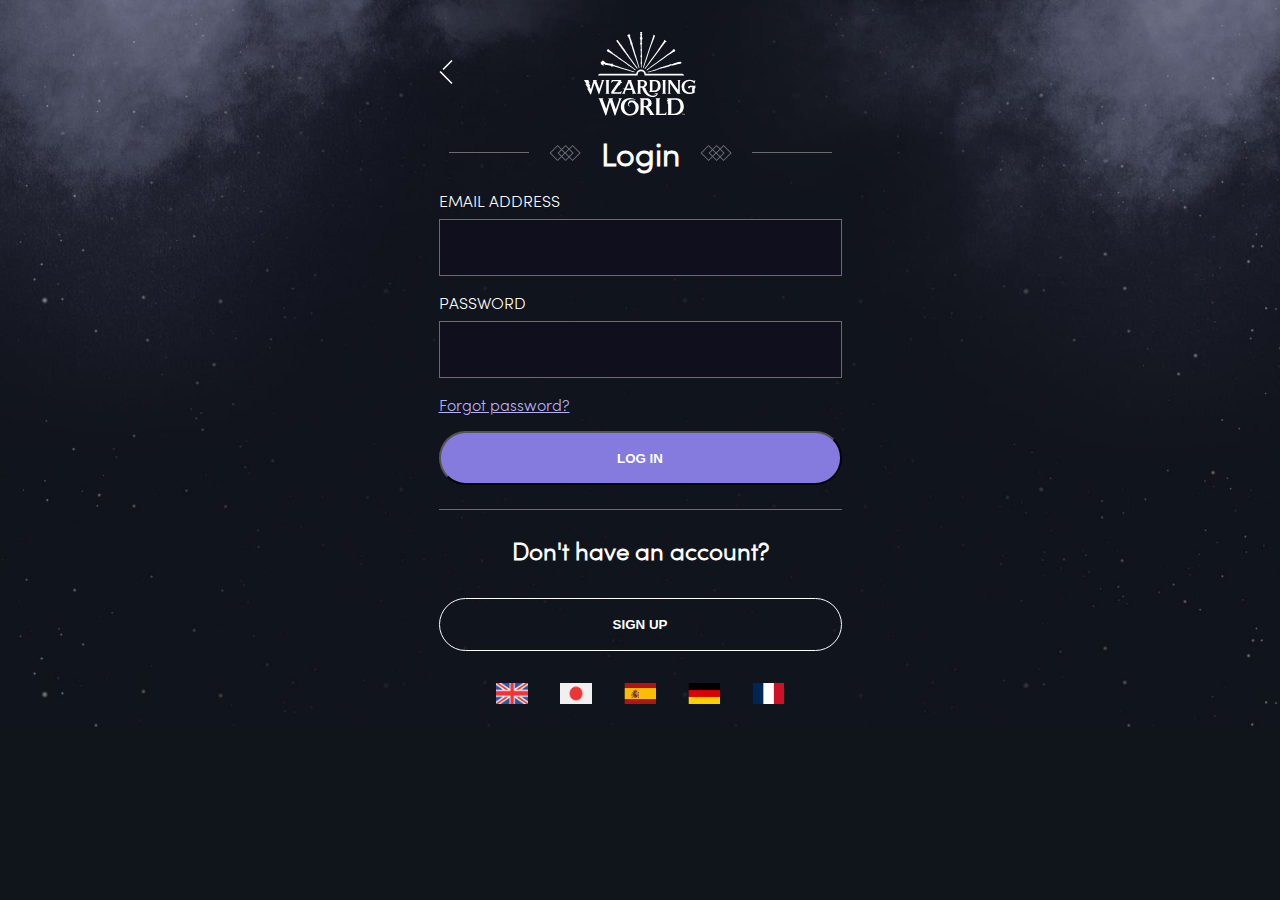
<file: Kiran_Raveendran/login.html>
<!DOCTYPE html>
<html lang="en">
  <head>
    <meta charset="UTF-8" />
    <meta name="viewport" content="width=device-width, initial-scale=1.0" />
    <title>Login</title>
    <link rel="stylesheet" href="login_css.css" />
  </head>
  <body>
    <!-- <div class="logo_back_Icon">
      <div class="back_button">
        <button class="back_icon">
          <a href=""><img src="images/back-24px-13px.svg" alt="" /></a>
        </button>
      </div>
      <div class="logo">
        <svg
          id="wizarding_world_logo"
          xmlns="http://www.w3.org/2000/svg"
          viewBox="0 0 899.88 673.44"
          aria-labelledby="wizarding_world_logo_title_header"
        >
          <title id="wizarding_world_logo_title_header">
            Wizarding World Logo
          </title>
          <defs>
            <style>
              .cls-1 {
                fill: #fff;
              }
            </style>
          </defs>
          <path
            class="cls-1"
            d="M930.64,535.44h-33.8l6.61,7v95.91l-6.68,7.17h33.87L924,638.34V542.53ZM701.57,488.78v0A27.08,27.08,0,0,1,728.43,465h0A27.07,27.07,0,0,1,755.3,488.8v0a88.43,88.43,0,0,1,.63,9.68h318.57v-3.33L1061.63,486s-291,.05-293.77,0c-3.09-19-19.58-33.88-39.39-33.88h-.05c-19.81,0-36.3,14.92-39.38,33.88-2.79.05-293.77,0-293.77,0l-12.9,9.12v3.33H700.94A88.43,88.43,0,0,1,701.57,488.78Zm344.81,46.66h-26.6l6.66,7.08c0,5,0,74.07,0,74.07l-57.85-81.15H942.1l6.61,7.08s0,95.79,0,95.81l-6.64,7.19h26.32l-6.64-7.21V562l59.33,83.53h25.29l-6.67-7.17V542.53Zm-50-134.79-5.56,1.79c-6.45,2.09-13.12,4.24-19.72,6.15a22.25,22.25,0,0,1-6.78.44h-.61a5.39,5.39,0,0,1-1.91-.68c-.39-.19-.78-.38-1.17-.53l-1-.37-1.36,2.14.7.7.33.31a3.57,3.57,0,0,1,.43.44c.18.24.34.49.51.74a4.85,4.85,0,0,1-.83.36c-.7.22-1.41.41-2.12.59a29.7,29.7,0,0,0-3,.9c-1.89.7-3.75,1.45-5.62,2.21-1.71.69-3.43,1.38-5.15,2-1.92.73-4.06,1.43-6.54,2.15q-9.71,2.81-19.43,5.53c-.88.24-1.77.45-2.67.66l-1.81.43-2.75.72c-1.67.45-3.34.89-5,1.27a90.86,90.86,0,0,0-9.51,2.8c-1.85.63-3.76,1.27-5.81,1.87a113.22,113.22,0,0,0-12.25,4.65l-2.16.91c-3.71,1.56-7.44,3.22-11.05,4.81q-3.53,1.57-7.06,3.11a95.56,95.56,0,0,1-9.85,3.38c-2.65.8-5.38,1.63-7.86,2.57-4.91,1.87-10,3.42-15.16,5-2.72.82-5.3,2-8,2.75-1.88.5-3.73,1.15-5.6,1.68-3.56,1-7.28,2.12-10.44,3.09-1,.33-2.15.83-3.19,1.17-1.81.6-3.22,1-4.91,1.44s-3.48,1-5.38,1.46-1,.2-2.73.67-2.91.94-2.69,2.42c.16.67.77,1.29,2.9,1.29.06,0,3.85-.24,6.19-.67,5.65-1,10.87-2.49,16.89-3.76,2.48-.52,5.91-2.51,8.24-3s4.35-.89,6.8-1.44c1.94-.43,4.45-1.13,6.39-1.54,3.19-.68,5.74-2.28,8.55-3,4.39-1.12,8.77-1.48,12.38-3.65,3.44-2.07,7.13-2.31,11.08-3.66,1-.35,2-.76,3-1.17l1.4-.58c1.52-.61,3-1.29,4.5-2a50.54,50.54,0,0,1,9.53-3.59c1.54-.36,3-.84,4.51-1.31a30.25,30.25,0,0,1,7.61-1.75,19,19,0,0,0,2.68-.41l.47-.1a99.43,99.43,0,0,0,9.69-2.56c2.94-.89,6-1.81,9.28-2.48l3.91-.77c4-.8,8.19-1.62,12.27-2.57,2.31-.55,4.61-1.26,6.83-2,1.24-.38,2.47-.77,3.72-1.13.73-.21,1.47-.38,2.22-.56a31.4,31.4,0,0,0,3.67-1c4-1.47,7.86-3.08,11.46-4.6l.45-.18c1.29-.53,2.77-1.13,3.42-2.33.76-1.38,1.78-1.53,3.65-1.69s3.72-.32,5.59-.47c5.21-.43,10.61-.87,15.9-1.52A76.74,76.74,0,0,0,999,415.62c3.09-.9,6.18-1.94,9.18-2.95,3.72-1.25,7.57-2.54,11.41-3.57,5-1.35,15.81-3.74,20.79-4.85,3-.67,6-1.34,9-2.06,1.86-.45,4.4-1.86,4.22-3.59a4,4,0,0,0-1.45-2.78c-1.36-1-2-2.35-1.94-4.49a3.43,3.43,0,0,0-2.54-3l-.67-.08a16.39,16.39,0,0,0-6.2.08c-2.46.68-10.7,2.42-13.19,2.89a65.84,65.84,0,0,0-11.46,2.93c-4.69,1.82-9.6,3.34-14.35,4.81C1000,399.51,998.18,400.07,996.37,400.65Zm-129-111a3.45,3.45,0,0,0,.52.73c-32.55,44.52-107.29,148.89-108.51,150.46s-2.95,4.44-.83,5.72,4.76-2.38,4.76-2.38c26.58-33.61,95.93-127,111.91-148.54a3.53,3.53,0,0,0,.84.25h0a3.61,3.61,0,0,0,1.9-.18,3.43,3.43,0,0,0,2.11-2.81l.45-4.27a1.35,1.35,0,0,1,.56-.95l2.78-1.92a1.07,1.07,0,0,0,.3-.3l39.83-53.15a6.52,6.52,0,0,1,4.19-2.54l2.06-.33a3.56,3.56,0,0,0,2.69-2.1h0a2.34,2.34,0,0,0-.79-2.84l-15.67-11.25a2.35,2.35,0,0,0-2.94.16,3.55,3.55,0,0,0-1.13,3.22l.35,2.06a6.52,6.52,0,0,1-1.07,4.79l-37,55.15a1.46,1.46,0,0,0-.18.38l-.94,3.25a1.29,1.29,0,0,1-.72.83l-3.9,1.8a3.4,3.4,0,0,0-2,2.89,3.53,3.53,0,0,0,.43,1.85Zm-130,308s7.13,27.35,25.28,49.14c12.63,15.16,31.81,26,57.74,26,39,0,43.13-31.52,43.13-31.52H840.46l-6.2,12.1,13.17-7.54,4.54,4.64c-1.81,4.08-10.09,11.77-26.57,11.77-22.48,0-35.24-11.68-43.32-23.55-12.64-18.56-19-40.83-19-40.83l-8.13-2.83h0s22-8.22,22-30.54c0-10.91-6.74-20.83-17.59-25.89a32.86,32.86,0,0,0-14.1-3.24H695.88l6.61,7.07v95.8l-6.7,7.21h33.87L723,638.35s0-40.64,0-40.64ZM723,546.51h15.29c14.24,0,18.05,12.4,18.05,18.79,0,10.37-8.11,21.4-18.2,21.4H723ZM745.68,439a4.18,4.18,0,0,0,.59.35,2.46,2.46,0,0,0,2.09,0c1.18-.51,2.12-1.85,2.77-4,.93-3,2.2-7.37,3.55-12,1.08-3.69,2.22-7.58,3.29-11.18,2.94-9.83,11.62-33.26,16.28-45.85,1.7-4.57,2.82-7.58,3-8.14s.33-1.21.47-1.78a51.64,51.64,0,0,1,1.83-6.13c.29-.83.7-2,1.21-3.45,2.84-8.12,8.77-25,11.62-35.58a23.06,23.06,0,0,1,1.1-3.12,22.51,22.51,0,0,0,1.18-3.46,23.09,23.09,0,0,1,.84-2.87,31,31,0,0,0,1.22-4.41,10.4,10.4,0,0,1,.73-2c.56-1.33,1.42-3.35,2.65-6.88,1.43-4.09,5-14.74,7.36-21.78,1.25-3.73,2.18-6.5,2.3-6.83s.54-1.3,1.16-2.71c1-2.21,2.44-5.53,4.3-10,3.21-7.73,9.23-23.14,13.51-34.37,1.51-4,3-7.62,4.33-11,2.63-6.55,4.91-12.21,6.1-16.81,1.87-7.2-4-12.91-6.84-13.66s-3.41.72-3.94,1.9l-.12.26c-2.24,4.84-4.2,13.17-5.78,19.86-1,4.22-1.86,7.86-2.58,9.88-5.91,16.46-8.23,23.91-10.93,32.54-1,3.3-2.1,6.74-3.45,10.9-2.1,6.52-6.23,18.83-10.59,31.87-5.6,16.72-11.39,34-13.44,40.62-2.26,7.31-12.29,37.74-19.62,60-4.5,13.66-8.06,24.46-8.55,26.06-1.32,4.24-6.8,22.64-8,27.23C744.43,435.71,744,437.8,745.68,439Zm27.39,18.55h0a2.52,2.52,0,0,0,3.63.74c20.1-14.45,170.22-121.09,179.12-127.48a3.51,3.51,0,0,0,2.89-.57,3.82,3.82,0,0,0,1.4-1.74c1.27-.68,4.72-2.53,7.09-3.77S987,312.66,990.41,311c8.31-2.85,16.14-8.34,11.45-17.86-2.21-4.5-7.75-6.39-12.33-5-7.16,2.17-6.72,9.7-6.71,10.57-1.77.76-3.72.26-4.83.29a.71.71,0,0,0-.63.44,5.4,5.4,0,0,0-.23.86,3.78,3.78,0,0,1-1.3,2.14L954,320.46a4.34,4.34,0,0,0-2.45.9,5.12,5.12,0,0,0-1.32,2.17c-6.9,5-158,116.8-176.55,130.71A2.53,2.53,0,0,0,773.07,457.58ZM620.45,184.7c.81.29,2.57,1.18,3.18,1.49l2.08,1.09.2.65a11.25,11.25,0,0,0,1.07,3.26,41.31,41.31,0,0,1,1.42,4.69,2.67,2.67,0,0,0,.25.58l3,5.17.59,1.86.41.25a3.29,3.29,0,0,1,.31.27,2,2,0,0,0-.49,1.35c0,1.41,1.25,3,2.28,4.06a62,62,0,0,1,2.83,8.54c-.15.51-.27,1.73.54,5.07a33.79,33.79,0,0,1,1,3.95,48,48,0,0,0,1.59,5.9l1.15,3.68a24.16,24.16,0,0,1,.82,3.28c.05.45.2,2.21.64,8.09a2.43,2.43,0,0,0,.78,1.62l2.11,1.95a18.12,18.12,0,0,1,1.36,1.54,6.73,6.73,0,0,0,1.53,1.4l5.7,17.05c3.45,11.25,7.48,24.31,11.63,37,1.27,3.87,2.52,7.78,3.77,11.7,4.23,13.28,8.6,27,14.13,39.72l25.52,76.37a3.06,3.06,0,0,0,3.79,1.94,1.66,1.66,0,0,0,.62-.32,3.07,3.07,0,0,0,1.13-3.35l-21.54-72a58.16,58.16,0,0,0-2.84-9.8l-.46-1.1-.41-1.33a30.25,30.25,0,0,0-1.6-9.58c-1.48-3.92-3.17-7.75-4.64-11l-1.64-5.41c-2.22-9.19-5-18.85-8.53-29.51-1-3.05-1.83-5.35-2.64-7.36l-11.6-38.26a2.47,2.47,0,0,0,1.65-3.1l-3-9.76a2.51,2.51,0,0,0-.69-1.08l-1.83-1.63-.32-1,0-1.28a2.38,2.38,0,0,0-.18-.88l-4.52-10.89.65-2a2.46,2.46,0,0,0,.07-1.67l-.56-1.77a2.37,2.37,0,0,0-1-1.3l-1.76-1.61-.15-.09-1.27-3.37-1.91-7.59L639.77,187c1.35-4.81,1.11-5.59,1-6a9.89,9.89,0,0,1,.06-1.82,12.47,12.47,0,0,0,.07-2.24c-.06-.54-.1-2-.11-4a2.45,2.45,0,0,0-1.77-2.34l-2.27-.66-2.34-.88-1.92-.51a2.51,2.51,0,0,0-1.36,0l-2.3.73c-2.24.08-3.41.74-3.45,1.84a9,9,0,0,1-1.21,1.76l-2.5.78-.27.11c-.55.32-2.37,1.48-2.61,3a25.09,25.09,0,0,0,.11,4.37C618.65,182.64,619,184.2,620.45,184.7ZM464.41,310a15.29,15.29,0,0,1,7.32,3.41c2.06,1.85,7,3.65,9,5.2s6.21,4.27,8.15,4.81a9.76,9.76,0,0,1,5.05,3.26c1,1.42,4.24,1.7,4.24,1.7a26.27,26.27,0,0,0,2.83,2.54c1.06.71,7.41,3.85,9.58,6s9,5.45,13.87,9.45a64.49,64.49,0,0,0,10.42,7.27c2.56,1.34,6.86,4.79,9.32,6.84s6.35,4.28,8.8,6.48,7.67,5.18,11.65,7.71,9,6.8,12.24,8.81,10.24,6.38,12.85,8.45,11.4,8.55,15.8,11.28a124.22,124.22,0,0,1,13.14,9.5c3.9,3.24,15.59,10.68,26,17.66s33.13,22.92,36.18,24.9,4.67.61,4.91-.07.66-1.79-1.64-4-14.3-10.66-19.43-14.35-19.63-15-23.43-17.76-29.19-21.1-35-25.31-13.7-9.72-17.91-12.72-9.89-6.91-14.81-10-8-6.81-14.93-11.32-9.74-8-15.78-11.42-8.42-6-11.52-8.71-8.25-4.46-10.88-7.53-7.79-4.85-7.79-4.85c-.52-1.51-5.62-4.34-6.95-5.23s-12.12-12-16.92-15.76S480,301,478.13,299.7s-3-4-8.07-9.15c-4.45-4.55-11.61-1.76-14.42,1.74s-2.74,6.69-1.18,11.21S461.47,309.32,464.41,310Zm69.75-81.81.59,2.92a2.92,2.92,0,0,0,1.69,2.09l2.81,1.21,12,16.37,0,1.46c0,.1,0,.21,0,.32a2.73,2.73,0,0,0,.1,1.31,14.68,14.68,0,0,0,1.88,3,3,3,0,0,0,.7.58l3,1.54,5.75,7.74,1.34,2.37.26.36,2,2.16,3.85,5.19-.07,1.36a3.27,3.27,0,0,0,.59,2.08c.54.77,1.37,1.81,2,2.53a3.25,3.25,0,0,0,1.82,1l1,.2L578,287.3l-.37,1.32,0,.09a11.25,11.25,0,0,0,2.06,3.07l.09.06h1.45l3.85,5.21-.27,2.67,0,.07a10.33,10.33,0,0,0,3.12,3.63l2,.21,3.8,5.12a4.8,4.8,0,0,0,.15,1,7.47,7.47,0,0,0,1.5,2.8,11.54,11.54,0,0,0,3.12,2.65l3.16,4.21a5.85,5.85,0,0,0,2.34,3.69,1.32,1.32,0,0,0,.58.21l14,18.71,11,14.57a19.5,19.5,0,0,0,5.82,7.73c9.72,12.92,57.89,76.73,59.38,78.57a4,4,0,0,0,3,1.77,2.62,2.62,0,0,0,1.85-.78,3.78,3.78,0,0,0,0-5.1c-.59-.77-43.86-61-71.4-99.74a21.76,21.76,0,0,0-2-3.67,62.37,62.37,0,0,0-7.93-10L613,318a1,1,0,0,0-.08-.37A20.82,20.82,0,0,0,610,313.4l-.37-.45a13.7,13.7,0,0,0-2.53-4.81,26,26,0,0,0-2.36-3.55h0L596.4,293l.46-1.94V291c-.09-1.09-2.29-4.42-3.38-4.83l-.08,0-1.76.2-2.18-2.92.43-1.54v-.07a2.88,2.88,0,0,0-.38-1.18,24.34,24.34,0,0,0-1.41-2.12,2.77,2.77,0,0,0-1.69-1.06l-1.3-.12-4.44-6.34.09-2.46,0-.06a28,28,0,0,0-2.68-4l-2.67-.89-3.44-4.82v0c.38-.84,1-2.12.52-2.9-.68-1.2-1.69-2.95-2.49-4.31-.65-1.11-1.85-1.69-3.65-1.77l-.85,0-13.54-18.94-.45-1.79A3.54,3.54,0,0,0,550.2,227l-2.88-2.16-6.76-10.06a2.56,2.56,0,0,0-3.59-.58l-6.32,4.66a2.56,2.56,0,0,0-.53,3.55ZM408.35,409.61a10.28,10.28,0,0,0,1.35,1.65c1,1.13,4.81,3.38,6.07,4a11.75,11.75,0,0,0,4.34,1.79,23.49,23.49,0,0,1,2.79,1,20.34,20.34,0,0,0,4.52,1.41c.24,0,.5.06.78.1,1.42.21,3.38.5,4.76-.61.54-.43,1.76-2.12,1.72-2.78s-2.54.54-5.21-2.11c-.55-.54-3.41-3-3.48-3.62s1.81-4.3,2.38-4.35a13.8,13.8,0,0,1,2.75.8,19.36,19.36,0,0,1,7.33,4.26,18.52,18.52,0,0,0,11.83,4.76c19.29-1.53,39,9.12,40.81,10.91,2.8,2.78,5.11,2.08,5.37,2l.26-.09.2-.2c3.95-3.81,10.81-2.54,10.84-2.54l46.75,13.45a82.68,82.68,0,0,0,11.92,3.43l105.09,30.72a2.76,2.76,0,0,0,.85.11,2.88,2.88,0,0,0,2.58-4,2.9,2.9,0,0,0-1.76-1.6c-6.59-2.11-29.48-10-58-19.18a81.18,81.18,0,0,0-10.9-4.36,77.24,77.24,0,0,0-9.86-2.33c-55.34-17.86-86.38-28.05-89.79-29.45-2.78-1.15-3-2-3-2.08-.07-.57,1.2-1.51,1.75-1.91s1.29-1,1.23-1.79l-.1-.77-.63-.33c-1.36-.72-7-1-14.79-.82-10.29.3-45.47-4.42-52-13.47a31.52,31.52,0,0,0-4.76-5.27,27.24,27.24,0,0,1-3.66-3.78c-4-5.16-11.7-7-14,1-1.77,6.13-9.5,6.27-11.06,12.55-.69,2.76,1.91,4.41,3.12,6.76C407.32,405.05,406.73,407.66,408.35,409.61ZM720,207.3c.16,2,2.12,3.21,3.33,3.8l.58,23.89-2.56,2.43a3.89,3.89,0,0,0-1.29,2.79c0,.68,0,1.43.05,2.2a17.54,17.54,0,0,0,4.28,10.36c.12.14.23.27.31.38l.19,4.16a111.42,111.42,0,0,0,.77,17.9l.48,11c-2.83,4.07-3.83,7.64-3,10.61a7.26,7.26,0,0,0,3.13,4.12v.69a72.88,72.88,0,0,0,0,18.19l0,16.16a12.16,12.16,0,0,0-2.82,9.24c.17,3,.9,5.17,2.15,6.31.24,2.3.61,4.57,1,6.76l.23,1.38-.53,31.19c-3.37,8.51-.7,13.69.66,15.58.27,5.82.76,27.28.77,27.49,0,.6.43,2.64,2.27,2.64a2.84,2.84,0,0,0,2.91-3c.42-7.64,1.28-22.64,1.09-27.11,1.37-1.88,4.07-7.06.69-15.62l-.07-4.27a50.53,50.53,0,0,0-.11-7.09l-.13-8.43a57.75,57.75,0,0,0-.1-6.32L734,358c.21-1.92.36-3.87.45-5.81,1.25-.94,2.13-2.91,2.62-5.92a12.31,12.31,0,0,0-2.5-10.3l0-2.08a23.2,23.2,0,0,0,0-4.87l-.5-28.18a8.15,8.15,0,0,0,2.93-4.71c.63-3.05-.44-6.5-3.18-10.27l.16-32.73a20.55,20.55,0,0,0,4.63-12.92,4,4,0,0,0-1.29-2.78L734.72,235v-.23c.26-3.66.35-7.39.28-11.36l.3-12.3c1.24-.58,3.25-1.83,3.41-3.8.08-.88.45-3.64,1-7.56a6.15,6.15,0,0,0-4.14-6.8l-.84-15.21a9.11,9.11,0,0,0,3.47-8.14,8.12,8.12,0,0,0-4.71-6.31l4.1-6.81v-.33c0-.49.12-4.78-2.68-5.49a23.9,23.9,0,0,0-5.93-.77h-.76a13.34,13.34,0,0,0-3.45.46l-.17,0-1,.26c-2.77.71-2.67,5-2.65,5.49v.33l4.1,6.81a8.14,8.14,0,0,0-4.71,6.31,9.13,9.13,0,0,0,3.46,8.14l-.83,15.2a6.09,6.09,0,0,0-4.07,6.81C719.53,203.72,719.89,206.41,720,207.3ZM704.2,729.1,674.12,701l-37.72-.5s-12,16.34-14,26.44c-2.06,10.5,5.24,23.92,22.55,20.46,0,0-9.91.23-13.88-8.09-2.23-5.41-2.9-12.94,5.21-19.67,13.62-11.31,29.28-3.45,36,4.65,6.5,7.85,14.4,24.84,10.76,43.65-5.31,27.42-23.48,41.81-43.31,41.81-23.46,0-46.53-23.57-46.53-59.06,0-12.62,3.45-28,12.43-39.94,22.62-30.14,68.42-21.26,81.76-16.31a88.49,88.49,0,0,0-47.66-13.84c-44.53-.25-73.78,31.63-73.78,70.09,0,44,34,70.8,73.78,70.8,26.49,0,48.71-12.3,60.21-30.31,7.7-12.08,12.72-31.25,8.59-48.32A118.32,118.32,0,0,0,704.2,729.1Zm88.94,27.16-8.21-2.89L811,741.59h0l-4.56-3.42c.31-.47,12.28-14,12.28-14l-6.91.25c4.6-25.39-16.81-42-37.48-42h-57l6.77,7.32v120.5l-6.84,7.32h39.29l-6.77-7.32V755.46h14.35l38.17,54.73-6.79,7.32H837.7l-6.76-7.32Zm-28.7-12.06H749.86V693.87h14.42c14.32,0,22.1,13.32,22.1,23.65C786.38,730.49,778.89,744.2,764.44,744.2Zm106.83,62.09,5.3-5.63v-111l6.93-7.3H843.89l6.74,7.3V810.23l-6.8,7.28H930l2.91-26.93-12.77,15.71Zm298.61-223.9h-38.75c-10.55,0-21.2.73-25.05,9.65-.38.88-1,3.11-1,3.11L1116.44,606l5.13-12.42h22.17l-5.37,5.72v34c-5,2.09-13.4,3.57-20.38,3.57-20.37,0-42.36-17.63-42.36-46.12,0-22.74,14.85-46.91,42.36-46.91,13,0,24,5.36,28.79,9.75a73.49,73.49,0,0,1,9.91,12.16l8.78-29-12.69,4.64s-17.58-8.69-34.5-8.69c-38,0-64.5,23.87-64.5,58a59.81,59.81,0,0,0,16.14,41.55c12.9,13.83,31.39,15.7,47.78,15.7a98.91,98.91,0,0,0,41.45-9.69V605.87l9.79-11.44-8.94-1.51Zm-156.31,100H936.08l11.15,12.84-13.5-1.08,12.76,24.7-8.63-3.61,8.2,17.14v77.83l-6.85,7.32h69.15c22.6,0,63.78-19.22,63.78-68.87C1072.14,709.12,1048.06,682.37,1013.57,682.37ZM995.84,806.29H966.59l5.26-5.6V693.59h34.29c25.92,0,39,27.84,39,55.66C1045.1,782.71,1022.05,806.29,995.84,806.29ZM394.57,644.94l34.08-102.38,6.77-7.12H407.73l6.66,7.12-21.34,63.21-24.47-63.25,6.78-7.1-36.33,0,6.69,7.08-20.3,68.14-11.87-27.6,8.76,3.62-16.18-30.84,10,4.21-11.57-24.61H270l20.3,35.1-11-4.65,25.51,39.47-10.68-4.44,28.52,53.33,5.47-7.67,26.25-84.91,34.71,90.94Zm174.28-94.79V535.44H492.26l-3.84,26.17,14.45-15.18h44.66l-58.39,83.8v15.29h79.71l2.77-24.19s-12.47,13.2-12.57,13.21H511.31l36.09-52.67,15.52-10.33-5.59-3.19,20.21-12.94Zm121,95.37-6.65-7.17-34.88-95.81,6.58-7.1H618l6.49,7.07-27.48,62H584.44l8.84,8.44L582,638.35l-6.67,7.17h28.07l-6.67-7.17,10.05-22.85h53l-4.93,4.75,6.57,18.1-6.68,7.17Zm-78.09-41,20.41-46.35,16.94,46.35ZM885.85,581.9c0-22.45-10-46.46-43.35-46.46l-49.58,0,6.68,7v81.46L793.82,631h50.94C869.66,631,885.85,608.37,885.85,581.9ZM835.18,620H814.84l5.16-5.5v-68h16.79c22.53,0,26.85,22.32,26.85,35.28C863.64,599.22,855.92,620,835.18,620Zm-259.71,62.4H546.53l6.41,7.31L525.25,770.1l-27.46-80.59,7.4-7.14H464.46l6.56,7.31-22,77.83-29.3-77.83,6-7.31H385.55l7.18,7.31,50.52,133.56,7.23-7.73L479,711.81l38.09,111.51,6.8-7.32c9.35-27,43.39-126.28,43.41-126.32ZM475.66,535.44h-33.8l6.61,7v95.9l-6.68,7.17h33.87L469,638.34v-95.8Zm582,272.4h3.47v9.6h1.74v-9.6h3.47v-1.56h-8.68Zm16.42,7.9-3.81-9.46h-1.85v11.16h1.67v-7.73l.58,1.58,2.57,6.15h1.68l2.57-6.15.58-1.58v7.73h1.67V806.28h-1.85Z"
            transform="translate(-270 -149.88)"
          ></path>
        </svg>
      </div>
    </div>   -->

    <div class="login_page">
      <div class="logo_back_Icon">
        <div class="back_button">
          <button class="back_icon">
            <a href=""><img src="images/back-24px-13px.svg" alt="Back" /></a>
          </button>
        </div>
        <div class="logo">
          <svg
            id="wizarding_world_logo"
            xmlns="http://www.w3.org/2000/svg"
            viewBox="0 0 899.88 673.44"
            aria-labelledby="wizarding_world_logo_title_header"
          >
            <title id="wizarding_world_logo_title_header">
              Wizarding World Logo
            </title>
            <defs>
              <style>
                .cls-1 {
                  fill: #fff;
                }
              </style>
            </defs>
            <path
              class="cls-1"
              d="M930.64,535.44h-33.8l6.61,7v95.91l-6.68,7.17h33.87L924,638.34V542.53ZM701.57,488.78v0A27.08,27.08,0,0,1,728.43,465h0A27.07,27.07,0,0,1,755.3,488.8v0a88.43,88.43,0,0,1,.63,9.68h318.57v-3.33L1061.63,486s-291,.05-293.77,0c-3.09-19-19.58-33.88-39.39-33.88h-.05c-19.81,0-36.3,14.92-39.38,33.88-2.79.05-293.77,0-293.77,0l-12.9,9.12v3.33H700.94A88.43,88.43,0,0,1,701.57,488.78Zm344.81,46.66h-26.6l6.66,7.08c0,5,0,74.07,0,74.07l-57.85-81.15H942.1l6.61,7.08s0,95.79,0,95.81l-6.64,7.19h26.32l-6.64-7.21V562l59.33,83.53h25.29l-6.67-7.17V542.53Zm-50-134.79-5.56,1.79c-6.45,2.09-13.12,4.24-19.72,6.15a22.25,22.25,0,0,1-6.78.44h-.61a5.39,5.39,0,0,1-1.91-.68c-.39-.19-.78-.38-1.17-.53l-1-.37-1.36,2.14.7.7.33.31a3.57,3.57,0,0,1,.43.44c.18.24.34.49.51.74a4.85,4.85,0,0,1-.83.36c-.7.22-1.41.41-2.12.59a29.7,29.7,0,0,0-3,.9c-1.89.7-3.75,1.45-5.62,2.21-1.71.69-3.43,1.38-5.15,2-1.92.73-4.06,1.43-6.54,2.15q-9.71,2.81-19.43,5.53c-.88.24-1.77.45-2.67.66l-1.81.43-2.75.72c-1.67.45-3.34.89-5,1.27a90.86,90.86,0,0,0-9.51,2.8c-1.85.63-3.76,1.27-5.81,1.87a113.22,113.22,0,0,0-12.25,4.65l-2.16.91c-3.71,1.56-7.44,3.22-11.05,4.81q-3.53,1.57-7.06,3.11a95.56,95.56,0,0,1-9.85,3.38c-2.65.8-5.38,1.63-7.86,2.57-4.91,1.87-10,3.42-15.16,5-2.72.82-5.3,2-8,2.75-1.88.5-3.73,1.15-5.6,1.68-3.56,1-7.28,2.12-10.44,3.09-1,.33-2.15.83-3.19,1.17-1.81.6-3.22,1-4.91,1.44s-3.48,1-5.38,1.46-1,.2-2.73.67-2.91.94-2.69,2.42c.16.67.77,1.29,2.9,1.29.06,0,3.85-.24,6.19-.67,5.65-1,10.87-2.49,16.89-3.76,2.48-.52,5.91-2.51,8.24-3s4.35-.89,6.8-1.44c1.94-.43,4.45-1.13,6.39-1.54,3.19-.68,5.74-2.28,8.55-3,4.39-1.12,8.77-1.48,12.38-3.65,3.44-2.07,7.13-2.31,11.08-3.66,1-.35,2-.76,3-1.17l1.4-.58c1.52-.61,3-1.29,4.5-2a50.54,50.54,0,0,1,9.53-3.59c1.54-.36,3-.84,4.51-1.31a30.25,30.25,0,0,1,7.61-1.75,19,19,0,0,0,2.68-.41l.47-.1a99.43,99.43,0,0,0,9.69-2.56c2.94-.89,6-1.81,9.28-2.48l3.91-.77c4-.8,8.19-1.62,12.27-2.57,2.31-.55,4.61-1.26,6.83-2,1.24-.38,2.47-.77,3.72-1.13.73-.21,1.47-.38,2.22-.56a31.4,31.4,0,0,0,3.67-1c4-1.47,7.86-3.08,11.46-4.6l.45-.18c1.29-.53,2.77-1.13,3.42-2.33.76-1.38,1.78-1.53,3.65-1.69s3.72-.32,5.59-.47c5.21-.43,10.61-.87,15.9-1.52A76.74,76.74,0,0,0,999,415.62c3.09-.9,6.18-1.94,9.18-2.95,3.72-1.25,7.57-2.54,11.41-3.57,5-1.35,15.81-3.74,20.79-4.85,3-.67,6-1.34,9-2.06,1.86-.45,4.4-1.86,4.22-3.59a4,4,0,0,0-1.45-2.78c-1.36-1-2-2.35-1.94-4.49a3.43,3.43,0,0,0-2.54-3l-.67-.08a16.39,16.39,0,0,0-6.2.08c-2.46.68-10.7,2.42-13.19,2.89a65.84,65.84,0,0,0-11.46,2.93c-4.69,1.82-9.6,3.34-14.35,4.81C1000,399.51,998.18,400.07,996.37,400.65Zm-129-111a3.45,3.45,0,0,0,.52.73c-32.55,44.52-107.29,148.89-108.51,150.46s-2.95,4.44-.83,5.72,4.76-2.38,4.76-2.38c26.58-33.61,95.93-127,111.91-148.54a3.53,3.53,0,0,0,.84.25h0a3.61,3.61,0,0,0,1.9-.18,3.43,3.43,0,0,0,2.11-2.81l.45-4.27a1.35,1.35,0,0,1,.56-.95l2.78-1.92a1.07,1.07,0,0,0,.3-.3l39.83-53.15a6.52,6.52,0,0,1,4.19-2.54l2.06-.33a3.56,3.56,0,0,0,2.69-2.1h0a2.34,2.34,0,0,0-.79-2.84l-15.67-11.25a2.35,2.35,0,0,0-2.94.16,3.55,3.55,0,0,0-1.13,3.22l.35,2.06a6.52,6.52,0,0,1-1.07,4.79l-37,55.15a1.46,1.46,0,0,0-.18.38l-.94,3.25a1.29,1.29,0,0,1-.72.83l-3.9,1.8a3.4,3.4,0,0,0-2,2.89,3.53,3.53,0,0,0,.43,1.85Zm-130,308s7.13,27.35,25.28,49.14c12.63,15.16,31.81,26,57.74,26,39,0,43.13-31.52,43.13-31.52H840.46l-6.2,12.1,13.17-7.54,4.54,4.64c-1.81,4.08-10.09,11.77-26.57,11.77-22.48,0-35.24-11.68-43.32-23.55-12.64-18.56-19-40.83-19-40.83l-8.13-2.83h0s22-8.22,22-30.54c0-10.91-6.74-20.83-17.59-25.89a32.86,32.86,0,0,0-14.1-3.24H695.88l6.61,7.07v95.8l-6.7,7.21h33.87L723,638.35s0-40.64,0-40.64ZM723,546.51h15.29c14.24,0,18.05,12.4,18.05,18.79,0,10.37-8.11,21.4-18.2,21.4H723ZM745.68,439a4.18,4.18,0,0,0,.59.35,2.46,2.46,0,0,0,2.09,0c1.18-.51,2.12-1.85,2.77-4,.93-3,2.2-7.37,3.55-12,1.08-3.69,2.22-7.58,3.29-11.18,2.94-9.83,11.62-33.26,16.28-45.85,1.7-4.57,2.82-7.58,3-8.14s.33-1.21.47-1.78a51.64,51.64,0,0,1,1.83-6.13c.29-.83.7-2,1.21-3.45,2.84-8.12,8.77-25,11.62-35.58a23.06,23.06,0,0,1,1.1-3.12,22.51,22.51,0,0,0,1.18-3.46,23.09,23.09,0,0,1,.84-2.87,31,31,0,0,0,1.22-4.41,10.4,10.4,0,0,1,.73-2c.56-1.33,1.42-3.35,2.65-6.88,1.43-4.09,5-14.74,7.36-21.78,1.25-3.73,2.18-6.5,2.3-6.83s.54-1.3,1.16-2.71c1-2.21,2.44-5.53,4.3-10,3.21-7.73,9.23-23.14,13.51-34.37,1.51-4,3-7.62,4.33-11,2.63-6.55,4.91-12.21,6.1-16.81,1.87-7.2-4-12.91-6.84-13.66s-3.41.72-3.94,1.9l-.12.26c-2.24,4.84-4.2,13.17-5.78,19.86-1,4.22-1.86,7.86-2.58,9.88-5.91,16.46-8.23,23.91-10.93,32.54-1,3.3-2.1,6.74-3.45,10.9-2.1,6.52-6.23,18.83-10.59,31.87-5.6,16.72-11.39,34-13.44,40.62-2.26,7.31-12.29,37.74-19.62,60-4.5,13.66-8.06,24.46-8.55,26.06-1.32,4.24-6.8,22.64-8,27.23C744.43,435.71,744,437.8,745.68,439Zm27.39,18.55h0a2.52,2.52,0,0,0,3.63.74c20.1-14.45,170.22-121.09,179.12-127.48a3.51,3.51,0,0,0,2.89-.57,3.82,3.82,0,0,0,1.4-1.74c1.27-.68,4.72-2.53,7.09-3.77S987,312.66,990.41,311c8.31-2.85,16.14-8.34,11.45-17.86-2.21-4.5-7.75-6.39-12.33-5-7.16,2.17-6.72,9.7-6.71,10.57-1.77.76-3.72.26-4.83.29a.71.71,0,0,0-.63.44,5.4,5.4,0,0,0-.23.86,3.78,3.78,0,0,1-1.3,2.14L954,320.46a4.34,4.34,0,0,0-2.45.9,5.12,5.12,0,0,0-1.32,2.17c-6.9,5-158,116.8-176.55,130.71A2.53,2.53,0,0,0,773.07,457.58ZM620.45,184.7c.81.29,2.57,1.18,3.18,1.49l2.08,1.09.2.65a11.25,11.25,0,0,0,1.07,3.26,41.31,41.31,0,0,1,1.42,4.69,2.67,2.67,0,0,0,.25.58l3,5.17.59,1.86.41.25a3.29,3.29,0,0,1,.31.27,2,2,0,0,0-.49,1.35c0,1.41,1.25,3,2.28,4.06a62,62,0,0,1,2.83,8.54c-.15.51-.27,1.73.54,5.07a33.79,33.79,0,0,1,1,3.95,48,48,0,0,0,1.59,5.9l1.15,3.68a24.16,24.16,0,0,1,.82,3.28c.05.45.2,2.21.64,8.09a2.43,2.43,0,0,0,.78,1.62l2.11,1.95a18.12,18.12,0,0,1,1.36,1.54,6.73,6.73,0,0,0,1.53,1.4l5.7,17.05c3.45,11.25,7.48,24.31,11.63,37,1.27,3.87,2.52,7.78,3.77,11.7,4.23,13.28,8.6,27,14.13,39.72l25.52,76.37a3.06,3.06,0,0,0,3.79,1.94,1.66,1.66,0,0,0,.62-.32,3.07,3.07,0,0,0,1.13-3.35l-21.54-72a58.16,58.16,0,0,0-2.84-9.8l-.46-1.1-.41-1.33a30.25,30.25,0,0,0-1.6-9.58c-1.48-3.92-3.17-7.75-4.64-11l-1.64-5.41c-2.22-9.19-5-18.85-8.53-29.51-1-3.05-1.83-5.35-2.64-7.36l-11.6-38.26a2.47,2.47,0,0,0,1.65-3.1l-3-9.76a2.51,2.51,0,0,0-.69-1.08l-1.83-1.63-.32-1,0-1.28a2.38,2.38,0,0,0-.18-.88l-4.52-10.89.65-2a2.46,2.46,0,0,0,.07-1.67l-.56-1.77a2.37,2.37,0,0,0-1-1.3l-1.76-1.61-.15-.09-1.27-3.37-1.91-7.59L639.77,187c1.35-4.81,1.11-5.59,1-6a9.89,9.89,0,0,1,.06-1.82,12.47,12.47,0,0,0,.07-2.24c-.06-.54-.1-2-.11-4a2.45,2.45,0,0,0-1.77-2.34l-2.27-.66-2.34-.88-1.92-.51a2.51,2.51,0,0,0-1.36,0l-2.3.73c-2.24.08-3.41.74-3.45,1.84a9,9,0,0,1-1.21,1.76l-2.5.78-.27.11c-.55.32-2.37,1.48-2.61,3a25.09,25.09,0,0,0,.11,4.37C618.65,182.64,619,184.2,620.45,184.7ZM464.41,310a15.29,15.29,0,0,1,7.32,3.41c2.06,1.85,7,3.65,9,5.2s6.21,4.27,8.15,4.81a9.76,9.76,0,0,1,5.05,3.26c1,1.42,4.24,1.7,4.24,1.7a26.27,26.27,0,0,0,2.83,2.54c1.06.71,7.41,3.85,9.58,6s9,5.45,13.87,9.45a64.49,64.49,0,0,0,10.42,7.27c2.56,1.34,6.86,4.79,9.32,6.84s6.35,4.28,8.8,6.48,7.67,5.18,11.65,7.71,9,6.8,12.24,8.81,10.24,6.38,12.85,8.45,11.4,8.55,15.8,11.28a124.22,124.22,0,0,1,13.14,9.5c3.9,3.24,15.59,10.68,26,17.66s33.13,22.92,36.18,24.9,4.67.61,4.91-.07.66-1.79-1.64-4-14.3-10.66-19.43-14.35-19.63-15-23.43-17.76-29.19-21.1-35-25.31-13.7-9.72-17.91-12.72-9.89-6.91-14.81-10-8-6.81-14.93-11.32-9.74-8-15.78-11.42-8.42-6-11.52-8.71-8.25-4.46-10.88-7.53-7.79-4.85-7.79-4.85c-.52-1.51-5.62-4.34-6.95-5.23s-12.12-12-16.92-15.76S480,301,478.13,299.7s-3-4-8.07-9.15c-4.45-4.55-11.61-1.76-14.42,1.74s-2.74,6.69-1.18,11.21S461.47,309.32,464.41,310Zm69.75-81.81.59,2.92a2.92,2.92,0,0,0,1.69,2.09l2.81,1.21,12,16.37,0,1.46c0,.1,0,.21,0,.32a2.73,2.73,0,0,0,.1,1.31,14.68,14.68,0,0,0,1.88,3,3,3,0,0,0,.7.58l3,1.54,5.75,7.74,1.34,2.37.26.36,2,2.16,3.85,5.19-.07,1.36a3.27,3.27,0,0,0,.59,2.08c.54.77,1.37,1.81,2,2.53a3.25,3.25,0,0,0,1.82,1l1,.2L578,287.3l-.37,1.32,0,.09a11.25,11.25,0,0,0,2.06,3.07l.09.06h1.45l3.85,5.21-.27,2.67,0,.07a10.33,10.33,0,0,0,3.12,3.63l2,.21,3.8,5.12a4.8,4.8,0,0,0,.15,1,7.47,7.47,0,0,0,1.5,2.8,11.54,11.54,0,0,0,3.12,2.65l3.16,4.21a5.85,5.85,0,0,0,2.34,3.69,1.32,1.32,0,0,0,.58.21l14,18.71,11,14.57a19.5,19.5,0,0,0,5.82,7.73c9.72,12.92,57.89,76.73,59.38,78.57a4,4,0,0,0,3,1.77,2.62,2.62,0,0,0,1.85-.78,3.78,3.78,0,0,0,0-5.1c-.59-.77-43.86-61-71.4-99.74a21.76,21.76,0,0,0-2-3.67,62.37,62.37,0,0,0-7.93-10L613,318a1,1,0,0,0-.08-.37A20.82,20.82,0,0,0,610,313.4l-.37-.45a13.7,13.7,0,0,0-2.53-4.81,26,26,0,0,0-2.36-3.55h0L596.4,293l.46-1.94V291c-.09-1.09-2.29-4.42-3.38-4.83l-.08,0-1.76.2-2.18-2.92.43-1.54v-.07a2.88,2.88,0,0,0-.38-1.18,24.34,24.34,0,0,0-1.41-2.12,2.77,2.77,0,0,0-1.69-1.06l-1.3-.12-4.44-6.34.09-2.46,0-.06a28,28,0,0,0-2.68-4l-2.67-.89-3.44-4.82v0c.38-.84,1-2.12.52-2.9-.68-1.2-1.69-2.95-2.49-4.31-.65-1.11-1.85-1.69-3.65-1.77l-.85,0-13.54-18.94-.45-1.79A3.54,3.54,0,0,0,550.2,227l-2.88-2.16-6.76-10.06a2.56,2.56,0,0,0-3.59-.58l-6.32,4.66a2.56,2.56,0,0,0-.53,3.55ZM408.35,409.61a10.28,10.28,0,0,0,1.35,1.65c1,1.13,4.81,3.38,6.07,4a11.75,11.75,0,0,0,4.34,1.79,23.49,23.49,0,0,1,2.79,1,20.34,20.34,0,0,0,4.52,1.41c.24,0,.5.06.78.1,1.42.21,3.38.5,4.76-.61.54-.43,1.76-2.12,1.72-2.78s-2.54.54-5.21-2.11c-.55-.54-3.41-3-3.48-3.62s1.81-4.3,2.38-4.35a13.8,13.8,0,0,1,2.75.8,19.36,19.36,0,0,1,7.33,4.26,18.52,18.52,0,0,0,11.83,4.76c19.29-1.53,39,9.12,40.81,10.91,2.8,2.78,5.11,2.08,5.37,2l.26-.09.2-.2c3.95-3.81,10.81-2.54,10.84-2.54l46.75,13.45a82.68,82.68,0,0,0,11.92,3.43l105.09,30.72a2.76,2.76,0,0,0,.85.11,2.88,2.88,0,0,0,2.58-4,2.9,2.9,0,0,0-1.76-1.6c-6.59-2.11-29.48-10-58-19.18a81.18,81.18,0,0,0-10.9-4.36,77.24,77.24,0,0,0-9.86-2.33c-55.34-17.86-86.38-28.05-89.79-29.45-2.78-1.15-3-2-3-2.08-.07-.57,1.2-1.51,1.75-1.91s1.29-1,1.23-1.79l-.1-.77-.63-.33c-1.36-.72-7-1-14.79-.82-10.29.3-45.47-4.42-52-13.47a31.52,31.52,0,0,0-4.76-5.27,27.24,27.24,0,0,1-3.66-3.78c-4-5.16-11.7-7-14,1-1.77,6.13-9.5,6.27-11.06,12.55-.69,2.76,1.91,4.41,3.12,6.76C407.32,405.05,406.73,407.66,408.35,409.61ZM720,207.3c.16,2,2.12,3.21,3.33,3.8l.58,23.89-2.56,2.43a3.89,3.89,0,0,0-1.29,2.79c0,.68,0,1.43.05,2.2a17.54,17.54,0,0,0,4.28,10.36c.12.14.23.27.31.38l.19,4.16a111.42,111.42,0,0,0,.77,17.9l.48,11c-2.83,4.07-3.83,7.64-3,10.61a7.26,7.26,0,0,0,3.13,4.12v.69a72.88,72.88,0,0,0,0,18.19l0,16.16a12.16,12.16,0,0,0-2.82,9.24c.17,3,.9,5.17,2.15,6.31.24,2.3.61,4.57,1,6.76l.23,1.38-.53,31.19c-3.37,8.51-.7,13.69.66,15.58.27,5.82.76,27.28.77,27.49,0,.6.43,2.64,2.27,2.64a2.84,2.84,0,0,0,2.91-3c.42-7.64,1.28-22.64,1.09-27.11,1.37-1.88,4.07-7.06.69-15.62l-.07-4.27a50.53,50.53,0,0,0-.11-7.09l-.13-8.43a57.75,57.75,0,0,0-.1-6.32L734,358c.21-1.92.36-3.87.45-5.81,1.25-.94,2.13-2.91,2.62-5.92a12.31,12.31,0,0,0-2.5-10.3l0-2.08a23.2,23.2,0,0,0,0-4.87l-.5-28.18a8.15,8.15,0,0,0,2.93-4.71c.63-3.05-.44-6.5-3.18-10.27l.16-32.73a20.55,20.55,0,0,0,4.63-12.92,4,4,0,0,0-1.29-2.78L734.72,235v-.23c.26-3.66.35-7.39.28-11.36l.3-12.3c1.24-.58,3.25-1.83,3.41-3.8.08-.88.45-3.64,1-7.56a6.15,6.15,0,0,0-4.14-6.8l-.84-15.21a9.11,9.11,0,0,0,3.47-8.14,8.12,8.12,0,0,0-4.71-6.31l4.1-6.81v-.33c0-.49.12-4.78-2.68-5.49a23.9,23.9,0,0,0-5.93-.77h-.76a13.34,13.34,0,0,0-3.45.46l-.17,0-1,.26c-2.77.71-2.67,5-2.65,5.49v.33l4.1,6.81a8.14,8.14,0,0,0-4.71,6.31,9.13,9.13,0,0,0,3.46,8.14l-.83,15.2a6.09,6.09,0,0,0-4.07,6.81C719.53,203.72,719.89,206.41,720,207.3ZM704.2,729.1,674.12,701l-37.72-.5s-12,16.34-14,26.44c-2.06,10.5,5.24,23.92,22.55,20.46,0,0-9.91.23-13.88-8.09-2.23-5.41-2.9-12.94,5.21-19.67,13.62-11.31,29.28-3.45,36,4.65,6.5,7.85,14.4,24.84,10.76,43.65-5.31,27.42-23.48,41.81-43.31,41.81-23.46,0-46.53-23.57-46.53-59.06,0-12.62,3.45-28,12.43-39.94,22.62-30.14,68.42-21.26,81.76-16.31a88.49,88.49,0,0,0-47.66-13.84c-44.53-.25-73.78,31.63-73.78,70.09,0,44,34,70.8,73.78,70.8,26.49,0,48.71-12.3,60.21-30.31,7.7-12.08,12.72-31.25,8.59-48.32A118.32,118.32,0,0,0,704.2,729.1Zm88.94,27.16-8.21-2.89L811,741.59h0l-4.56-3.42c.31-.47,12.28-14,12.28-14l-6.91.25c4.6-25.39-16.81-42-37.48-42h-57l6.77,7.32v120.5l-6.84,7.32h39.29l-6.77-7.32V755.46h14.35l38.17,54.73-6.79,7.32H837.7l-6.76-7.32Zm-28.7-12.06H749.86V693.87h14.42c14.32,0,22.1,13.32,22.1,23.65C786.38,730.49,778.89,744.2,764.44,744.2Zm106.83,62.09,5.3-5.63v-111l6.93-7.3H843.89l6.74,7.3V810.23l-6.8,7.28H930l2.91-26.93-12.77,15.71Zm298.61-223.9h-38.75c-10.55,0-21.2.73-25.05,9.65-.38.88-1,3.11-1,3.11L1116.44,606l5.13-12.42h22.17l-5.37,5.72v34c-5,2.09-13.4,3.57-20.38,3.57-20.37,0-42.36-17.63-42.36-46.12,0-22.74,14.85-46.91,42.36-46.91,13,0,24,5.36,28.79,9.75a73.49,73.49,0,0,1,9.91,12.16l8.78-29-12.69,4.64s-17.58-8.69-34.5-8.69c-38,0-64.5,23.87-64.5,58a59.81,59.81,0,0,0,16.14,41.55c12.9,13.83,31.39,15.7,47.78,15.7a98.91,98.91,0,0,0,41.45-9.69V605.87l9.79-11.44-8.94-1.51Zm-156.31,100H936.08l11.15,12.84-13.5-1.08,12.76,24.7-8.63-3.61,8.2,17.14v77.83l-6.85,7.32h69.15c22.6,0,63.78-19.22,63.78-68.87C1072.14,709.12,1048.06,682.37,1013.57,682.37ZM995.84,806.29H966.59l5.26-5.6V693.59h34.29c25.92,0,39,27.84,39,55.66C1045.1,782.71,1022.05,806.29,995.84,806.29ZM394.57,644.94l34.08-102.38,6.77-7.12H407.73l6.66,7.12-21.34,63.21-24.47-63.25,6.78-7.1-36.33,0,6.69,7.08-20.3,68.14-11.87-27.6,8.76,3.62-16.18-30.84,10,4.21-11.57-24.61H270l20.3,35.1-11-4.65,25.51,39.47-10.68-4.44,28.52,53.33,5.47-7.67,26.25-84.91,34.71,90.94Zm174.28-94.79V535.44H492.26l-3.84,26.17,14.45-15.18h44.66l-58.39,83.8v15.29h79.71l2.77-24.19s-12.47,13.2-12.57,13.21H511.31l36.09-52.67,15.52-10.33-5.59-3.19,20.21-12.94Zm121,95.37-6.65-7.17-34.88-95.81,6.58-7.1H618l6.49,7.07-27.48,62H584.44l8.84,8.44L582,638.35l-6.67,7.17h28.07l-6.67-7.17,10.05-22.85h53l-4.93,4.75,6.57,18.1-6.68,7.17Zm-78.09-41,20.41-46.35,16.94,46.35ZM885.85,581.9c0-22.45-10-46.46-43.35-46.46l-49.58,0,6.68,7v81.46L793.82,631h50.94C869.66,631,885.85,608.37,885.85,581.9ZM835.18,620H814.84l5.16-5.5v-68h16.79c22.53,0,26.85,22.32,26.85,35.28C863.64,599.22,855.92,620,835.18,620Zm-259.71,62.4H546.53l6.41,7.31L525.25,770.1l-27.46-80.59,7.4-7.14H464.46l6.56,7.31-22,77.83-29.3-77.83,6-7.31H385.55l7.18,7.31,50.52,133.56,7.23-7.73L479,711.81l38.09,111.51,6.8-7.32c9.35-27,43.39-126.28,43.41-126.32ZM475.66,535.44h-33.8l6.61,7v95.9l-6.68,7.17h33.87L469,638.34v-95.8Zm582,272.4h3.47v9.6h1.74v-9.6h3.47v-1.56h-8.68Zm16.42,7.9-3.81-9.46h-1.85v11.16h1.67v-7.73l.58,1.58,2.57,6.15h1.68l2.57-6.15.58-1.58v7.73h1.67V806.28h-1.85Z"
              transform="translate(-270 -149.88)"
            ></path>
          </svg>
        </div>
      </div>

      <!-- /////////////////  -->
      <div class="heading">
        <div class="Auth_altHeader__5ykY6">
          <hr />
          <img src="images/diamonds.svg" alt="" />
          <h1>Login</h1>
          <img src="images/diamonds.svg" alt="" />
          <hr />
        </div>
      </div>
      <!-- /////////////////////// -->
      <form class="input_field" action="your-action-url" method="POST">
        <div class="input1">
            <label for="email">EMAIL ADDRESS</label>
            <input type="text" id="email" name="email" required class="input" />
        </div>
        <div class="input2">
            <label for="password">PASSWORD</label>
            <input type="password" id="password" name="password" required class="input" />
        </div>
        <a href="" class="forgot-password">Forgot password?</a>  
        <button type="submit" class="login_button">LOG IN</button>
        <hr>
        <div class="sign_up">
            <h2 class="sign_up_title">Don't have an account?</h2>
            <a href="">
                <button type="button" class="sign_up_button">SIGN UP</button>
            </a>
            <div class="country_list">
                <img src="images/flags/download (4).png" alt="">
                <img src="images/flags/download (3).png" alt="">
                <img src="images/flags/download (2).png" alt="">
                <img src="images/flags/download (1).png" alt="">
                <img src="images/flags/download.png" alt="">
            </div>
        </div>
    </form>
    
      
    </div>
  </body>
</html>
</file>
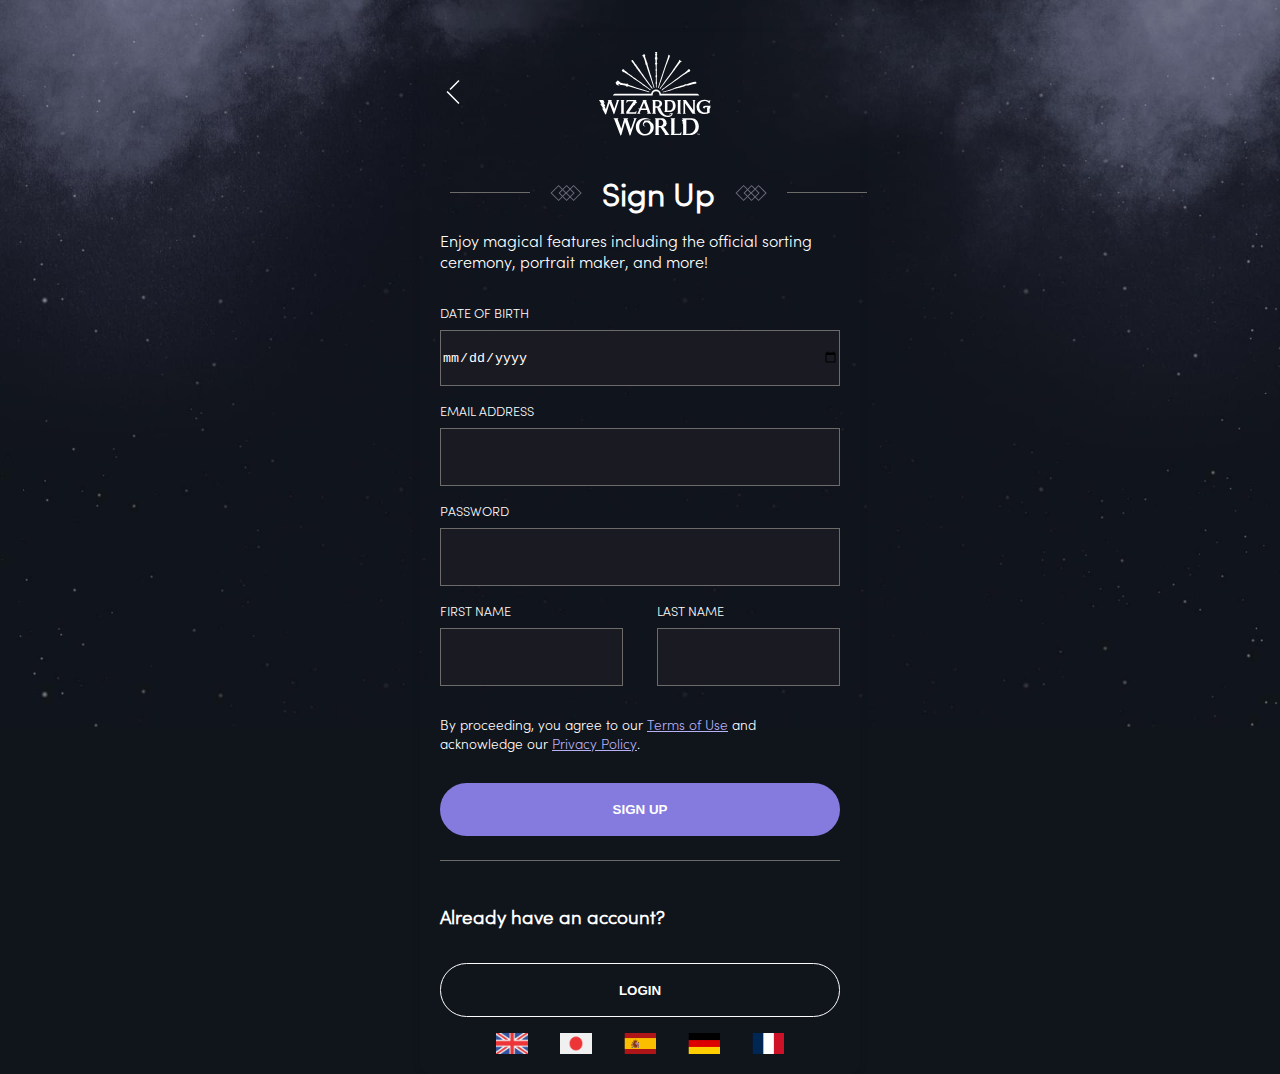
<file: Kiran_Raveendran/signup.html>
<!DOCTYPE html>
<html lang="en">
  <head>
    <meta charset="UTF-8" />
    <meta name="viewport" content="width=device-width, initial-scale=1.0" />
    <title>Sign Up</title>
    <!-- <link rel="stylesheet" href="login_css.css" /> -->
    <link rel="stylesheet" href="sign_up_page_css.css" />
  </head>
  <body>
    <div class="sign_up_page">
      <div class="sign_up_page_page">
        <div class="logo_back_Icon">
          <div class="back_button">
            <button class="back_icon">
              <a href=""><img src="images/back-24px-13px.svg" alt="Back" /></a>
            </button>
          </div>
          <div class="logo">
            <svg
              id="wizarding_world_logo"
              xmlns="http://www.w3.org/2000/svg"
              viewBox="0 0 899.88 673.44"
              aria-labelledby="wizarding_world_logo_title_header"
            >
              <title id="wizarding_world_logo_title_header">
                Wizarding World Logo
              </title>
              <defs>
                <style>
                  .cls-1 {
                    fill: #fff;
                  }
                </style>
              </defs>
              <path
                class="cls-1"
                d="M930.64,535.44h-33.8l6.61,7v95.91l-6.68,7.17h33.87L924,638.34V542.53ZM701.57,488.78v0A27.08,27.08,0,0,1,728.43,465h0A27.07,27.07,0,0,1,755.3,488.8v0a88.43,88.43,0,0,1,.63,9.68h318.57v-3.33L1061.63,486s-291,.05-293.77,0c-3.09-19-19.58-33.88-39.39-33.88h-.05c-19.81,0-36.3,14.92-39.38,33.88-2.79.05-293.77,0-293.77,0l-12.9,9.12v3.33H700.94A88.43,88.43,0,0,1,701.57,488.78Zm344.81,46.66h-26.6l6.66,7.08c0,5,0,74.07,0,74.07l-57.85-81.15H942.1l6.61,7.08s0,95.79,0,95.81l-6.64,7.19h26.32l-6.64-7.21V562l59.33,83.53h25.29l-6.67-7.17V542.53Zm-50-134.79-5.56,1.79c-6.45,2.09-13.12,4.24-19.72,6.15a22.25,22.25,0,0,1-6.78.44h-.61a5.39,5.39,0,0,1-1.91-.68c-.39-.19-.78-.38-1.17-.53l-1-.37-1.36,2.14.7.7.33.31a3.57,3.57,0,0,1,.43.44c.18.24.34.49.51.74a4.85,4.85,0,0,1-.83.36c-.7.22-1.41.41-2.12.59a29.7,29.7,0,0,0-3,.9c-1.89.7-3.75,1.45-5.62,2.21-1.71.69-3.43,1.38-5.15,2-1.92.73-4.06,1.43-6.54,2.15q-9.71,2.81-19.43,5.53c-.88.24-1.77.45-2.67.66l-1.81.43-2.75.72c-1.67.45-3.34.89-5,1.27a90.86,90.86,0,0,0-9.51,2.8c-1.85.63-3.76,1.27-5.81,1.87a113.22,113.22,0,0,0-12.25,4.65l-2.16.91c-3.71,1.56-7.44,3.22-11.05,4.81q-3.53,1.57-7.06,3.11a95.56,95.56,0,0,1-9.85,3.38c-2.65.8-5.38,1.63-7.86,2.57-4.91,1.87-10,3.42-15.16,5-2.72.82-5.3,2-8,2.75-1.88.5-3.73,1.15-5.6,1.68-3.56,1-7.28,2.12-10.44,3.09-1,.33-2.15.83-3.19,1.17-1.81.6-3.22,1-4.91,1.44s-3.48,1-5.38,1.46-1,.2-2.73.67-2.91.94-2.69,2.42c.16.67.77,1.29,2.9,1.29.06,0,3.85-.24,6.19-.67,5.65-1,10.87-2.49,16.89-3.76,2.48-.52,5.91-2.51,8.24-3s4.35-.89,6.8-1.44c1.94-.43,4.45-1.13,6.39-1.54,3.19-.68,5.74-2.28,8.55-3,4.39-1.12,8.77-1.48,12.38-3.65,3.44-2.07,7.13-2.31,11.08-3.66,1-.35,2-.76,3-1.17l1.4-.58c1.52-.61,3-1.29,4.5-2a50.54,50.54,0,0,1,9.53-3.59c1.54-.36,3-.84,4.51-1.31a30.25,30.25,0,0,1,7.61-1.75,19,19,0,0,0,2.68-.41l.47-.1a99.43,99.43,0,0,0,9.69-2.56c2.94-.89,6-1.81,9.28-2.48l3.91-.77c4-.8,8.19-1.62,12.27-2.57,2.31-.55,4.61-1.26,6.83-2,1.24-.38,2.47-.77,3.72-1.13.73-.21,1.47-.38,2.22-.56a31.4,31.4,0,0,0,3.67-1c4-1.47,7.86-3.08,11.46-4.6l.45-.18c1.29-.53,2.77-1.13,3.42-2.33.76-1.38,1.78-1.53,3.65-1.69s3.72-.32,5.59-.47c5.21-.43,10.61-.87,15.9-1.52A76.74,76.74,0,0,0,999,415.62c3.09-.9,6.18-1.94,9.18-2.95,3.72-1.25,7.57-2.54,11.41-3.57,5-1.35,15.81-3.74,20.79-4.85,3-.67,6-1.34,9-2.06,1.86-.45,4.4-1.86,4.22-3.59a4,4,0,0,0-1.45-2.78c-1.36-1-2-2.35-1.94-4.49a3.43,3.43,0,0,0-2.54-3l-.67-.08a16.39,16.39,0,0,0-6.2.08c-2.46.68-10.7,2.42-13.19,2.89a65.84,65.84,0,0,0-11.46,2.93c-4.69,1.82-9.6,3.34-14.35,4.81C1000,399.51,998.18,400.07,996.37,400.65Zm-129-111a3.45,3.45,0,0,0,.52.73c-32.55,44.52-107.29,148.89-108.51,150.46s-2.95,4.44-.83,5.72,4.76-2.38,4.76-2.38c26.58-33.61,95.93-127,111.91-148.54a3.53,3.53,0,0,0,.84.25h0a3.61,3.61,0,0,0,1.9-.18,3.43,3.43,0,0,0,2.11-2.81l.45-4.27a1.35,1.35,0,0,1,.56-.95l2.78-1.92a1.07,1.07,0,0,0,.3-.3l39.83-53.15a6.52,6.52,0,0,1,4.19-2.54l2.06-.33a3.56,3.56,0,0,0,2.69-2.1h0a2.34,2.34,0,0,0-.79-2.84l-15.67-11.25a2.35,2.35,0,0,0-2.94.16,3.55,3.55,0,0,0-1.13,3.22l.35,2.06a6.52,6.52,0,0,1-1.07,4.79l-37,55.15a1.46,1.46,0,0,0-.18.38l-.94,3.25a1.29,1.29,0,0,1-.72.83l-3.9,1.8a3.4,3.4,0,0,0-2,2.89,3.53,3.53,0,0,0,.43,1.85Zm-130,308s7.13,27.35,25.28,49.14c12.63,15.16,31.81,26,57.74,26,39,0,43.13-31.52,43.13-31.52H840.46l-6.2,12.1,13.17-7.54,4.54,4.64c-1.81,4.08-10.09,11.77-26.57,11.77-22.48,0-35.24-11.68-43.32-23.55-12.64-18.56-19-40.83-19-40.83l-8.13-2.83h0s22-8.22,22-30.54c0-10.91-6.74-20.83-17.59-25.89a32.86,32.86,0,0,0-14.1-3.24H695.88l6.61,7.07v95.8l-6.7,7.21h33.87L723,638.35s0-40.64,0-40.64ZM723,546.51h15.29c14.24,0,18.05,12.4,18.05,18.79,0,10.37-8.11,21.4-18.2,21.4H723ZM745.68,439a4.18,4.18,0,0,0,.59.35,2.46,2.46,0,0,0,2.09,0c1.18-.51,2.12-1.85,2.77-4,.93-3,2.2-7.37,3.55-12,1.08-3.69,2.22-7.58,3.29-11.18,2.94-9.83,11.62-33.26,16.28-45.85,1.7-4.57,2.82-7.58,3-8.14s.33-1.21.47-1.78a51.64,51.64,0,0,1,1.83-6.13c.29-.83.7-2,1.21-3.45,2.84-8.12,8.77-25,11.62-35.58a23.06,23.06,0,0,1,1.1-3.12,22.51,22.51,0,0,0,1.18-3.46,23.09,23.09,0,0,1,.84-2.87,31,31,0,0,0,1.22-4.41,10.4,10.4,0,0,1,.73-2c.56-1.33,1.42-3.35,2.65-6.88,1.43-4.09,5-14.74,7.36-21.78,1.25-3.73,2.18-6.5,2.3-6.83s.54-1.3,1.16-2.71c1-2.21,2.44-5.53,4.3-10,3.21-7.73,9.23-23.14,13.51-34.37,1.51-4,3-7.62,4.33-11,2.63-6.55,4.91-12.21,6.1-16.81,1.87-7.2-4-12.91-6.84-13.66s-3.41.72-3.94,1.9l-.12.26c-2.24,4.84-4.2,13.17-5.78,19.86-1,4.22-1.86,7.86-2.58,9.88-5.91,16.46-8.23,23.91-10.93,32.54-1,3.3-2.1,6.74-3.45,10.9-2.1,6.52-6.23,18.83-10.59,31.87-5.6,16.72-11.39,34-13.44,40.62-2.26,7.31-12.29,37.74-19.62,60-4.5,13.66-8.06,24.46-8.55,26.06-1.32,4.24-6.8,22.64-8,27.23C744.43,435.71,744,437.8,745.68,439Zm27.39,18.55h0a2.52,2.52,0,0,0,3.63.74c20.1-14.45,170.22-121.09,179.12-127.48a3.51,3.51,0,0,0,2.89-.57,3.82,3.82,0,0,0,1.4-1.74c1.27-.68,4.72-2.53,7.09-3.77S987,312.66,990.41,311c8.31-2.85,16.14-8.34,11.45-17.86-2.21-4.5-7.75-6.39-12.33-5-7.16,2.17-6.72,9.7-6.71,10.57-1.77.76-3.72.26-4.83.29a.71.71,0,0,0-.63.44,5.4,5.4,0,0,0-.23.86,3.78,3.78,0,0,1-1.3,2.14L954,320.46a4.34,4.34,0,0,0-2.45.9,5.12,5.12,0,0,0-1.32,2.17c-6.9,5-158,116.8-176.55,130.71A2.53,2.53,0,0,0,773.07,457.58ZM620.45,184.7c.81.29,2.57,1.18,3.18,1.49l2.08,1.09.2.65a11.25,11.25,0,0,0,1.07,3.26,41.31,41.31,0,0,1,1.42,4.69,2.67,2.67,0,0,0,.25.58l3,5.17.59,1.86.41.25a3.29,3.29,0,0,1,.31.27,2,2,0,0,0-.49,1.35c0,1.41,1.25,3,2.28,4.06a62,62,0,0,1,2.83,8.54c-.15.51-.27,1.73.54,5.07a33.79,33.79,0,0,1,1,3.95,48,48,0,0,0,1.59,5.9l1.15,3.68a24.16,24.16,0,0,1,.82,3.28c.05.45.2,2.21.64,8.09a2.43,2.43,0,0,0,.78,1.62l2.11,1.95a18.12,18.12,0,0,1,1.36,1.54,6.73,6.73,0,0,0,1.53,1.4l5.7,17.05c3.45,11.25,7.48,24.31,11.63,37,1.27,3.87,2.52,7.78,3.77,11.7,4.23,13.28,8.6,27,14.13,39.72l25.52,76.37a3.06,3.06,0,0,0,3.79,1.94,1.66,1.66,0,0,0,.62-.32,3.07,3.07,0,0,0,1.13-3.35l-21.54-72a58.16,58.16,0,0,0-2.84-9.8l-.46-1.1-.41-1.33a30.25,30.25,0,0,0-1.6-9.58c-1.48-3.92-3.17-7.75-4.64-11l-1.64-5.41c-2.22-9.19-5-18.85-8.53-29.51-1-3.05-1.83-5.35-2.64-7.36l-11.6-38.26a2.47,2.47,0,0,0,1.65-3.1l-3-9.76a2.51,2.51,0,0,0-.69-1.08l-1.83-1.63-.32-1,0-1.28a2.38,2.38,0,0,0-.18-.88l-4.52-10.89.65-2a2.46,2.46,0,0,0,.07-1.67l-.56-1.77a2.37,2.37,0,0,0-1-1.3l-1.76-1.61-.15-.09-1.27-3.37-1.91-7.59L639.77,187c1.35-4.81,1.11-5.59,1-6a9.89,9.89,0,0,1,.06-1.82,12.47,12.47,0,0,0,.07-2.24c-.06-.54-.1-2-.11-4a2.45,2.45,0,0,0-1.77-2.34l-2.27-.66-2.34-.88-1.92-.51a2.51,2.51,0,0,0-1.36,0l-2.3.73c-2.24.08-3.41.74-3.45,1.84a9,9,0,0,1-1.21,1.76l-2.5.78-.27.11c-.55.32-2.37,1.48-2.61,3a25.09,25.09,0,0,0,.11,4.37C618.65,182.64,619,184.2,620.45,184.7ZM464.41,310a15.29,15.29,0,0,1,7.32,3.41c2.06,1.85,7,3.65,9,5.2s6.21,4.27,8.15,4.81a9.76,9.76,0,0,1,5.05,3.26c1,1.42,4.24,1.7,4.24,1.7a26.27,26.27,0,0,0,2.83,2.54c1.06.71,7.41,3.85,9.58,6s9,5.45,13.87,9.45a64.49,64.49,0,0,0,10.42,7.27c2.56,1.34,6.86,4.79,9.32,6.84s6.35,4.28,8.8,6.48,7.67,5.18,11.65,7.71,9,6.8,12.24,8.81,10.24,6.38,12.85,8.45,11.4,8.55,15.8,11.28a124.22,124.22,0,0,1,13.14,9.5c3.9,3.24,15.59,10.68,26,17.66s33.13,22.92,36.18,24.9,4.67.61,4.91-.07.66-1.79-1.64-4-14.3-10.66-19.43-14.35-19.63-15-23.43-17.76-29.19-21.1-35-25.31-13.7-9.72-17.91-12.72-9.89-6.91-14.81-10-8-6.81-14.93-11.32-9.74-8-15.78-11.42-8.42-6-11.52-8.71-8.25-4.46-10.88-7.53-7.79-4.85-7.79-4.85c-.52-1.51-5.62-4.34-6.95-5.23s-12.12-12-16.92-15.76S480,301,478.13,299.7s-3-4-8.07-9.15c-4.45-4.55-11.61-1.76-14.42,1.74s-2.74,6.69-1.18,11.21S461.47,309.32,464.41,310Zm69.75-81.81.59,2.92a2.92,2.92,0,0,0,1.69,2.09l2.81,1.21,12,16.37,0,1.46c0,.1,0,.21,0,.32a2.73,2.73,0,0,0,.1,1.31,14.68,14.68,0,0,0,1.88,3,3,3,0,0,0,.7.58l3,1.54,5.75,7.74,1.34,2.37.26.36,2,2.16,3.85,5.19-.07,1.36a3.27,3.27,0,0,0,.59,2.08c.54.77,1.37,1.81,2,2.53a3.25,3.25,0,0,0,1.82,1l1,.2L578,287.3l-.37,1.32,0,.09a11.25,11.25,0,0,0,2.06,3.07l.09.06h1.45l3.85,5.21-.27,2.67,0,.07a10.33,10.33,0,0,0,3.12,3.63l2,.21,3.8,5.12a4.8,4.8,0,0,0,.15,1,7.47,7.47,0,0,0,1.5,2.8,11.54,11.54,0,0,0,3.12,2.65l3.16,4.21a5.85,5.85,0,0,0,2.34,3.69,1.32,1.32,0,0,0,.58.21l14,18.71,11,14.57a19.5,19.5,0,0,0,5.82,7.73c9.72,12.92,57.89,76.73,59.38,78.57a4,4,0,0,0,3,1.77,2.62,2.62,0,0,0,1.85-.78,3.78,3.78,0,0,0,0-5.1c-.59-.77-43.86-61-71.4-99.74a21.76,21.76,0,0,0-2-3.67,62.37,62.37,0,0,0-7.93-10L613,318a1,1,0,0,0-.08-.37A20.82,20.82,0,0,0,610,313.4l-.37-.45a13.7,13.7,0,0,0-2.53-4.81,26,26,0,0,0-2.36-3.55h0L596.4,293l.46-1.94V291c-.09-1.09-2.29-4.42-3.38-4.83l-.08,0-1.76.2-2.18-2.92.43-1.54v-.07a2.88,2.88,0,0,0-.38-1.18,24.34,24.34,0,0,0-1.41-2.12,2.77,2.77,0,0,0-1.69-1.06l-1.3-.12-4.44-6.34.09-2.46,0-.06a28,28,0,0,0-2.68-4l-2.67-.89-3.44-4.82v0c.38-.84,1-2.12.52-2.9-.68-1.2-1.69-2.95-2.49-4.31-.65-1.11-1.85-1.69-3.65-1.77l-.85,0-13.54-18.94-.45-1.79A3.54,3.54,0,0,0,550.2,227l-2.88-2.16-6.76-10.06a2.56,2.56,0,0,0-3.59-.58l-6.32,4.66a2.56,2.56,0,0,0-.53,3.55ZM408.35,409.61a10.28,10.28,0,0,0,1.35,1.65c1,1.13,4.81,3.38,6.07,4a11.75,11.75,0,0,0,4.34,1.79,23.49,23.49,0,0,1,2.79,1,20.34,20.34,0,0,0,4.52,1.41c.24,0,.5.06.78.1,1.42.21,3.38.5,4.76-.61.54-.43,1.76-2.12,1.72-2.78s-2.54.54-5.21-2.11c-.55-.54-3.41-3-3.48-3.62s1.81-4.3,2.38-4.35a13.8,13.8,0,0,1,2.75.8,19.36,19.36,0,0,1,7.33,4.26,18.52,18.52,0,0,0,11.83,4.76c19.29-1.53,39,9.12,40.81,10.91,2.8,2.78,5.11,2.08,5.37,2l.26-.09.2-.2c3.95-3.81,10.81-2.54,10.84-2.54l46.75,13.45a82.68,82.68,0,0,0,11.92,3.43l105.09,30.72a2.76,2.76,0,0,0,.85.11,2.88,2.88,0,0,0,2.58-4,2.9,2.9,0,0,0-1.76-1.6c-6.59-2.11-29.48-10-58-19.18a81.18,81.18,0,0,0-10.9-4.36,77.24,77.24,0,0,0-9.86-2.33c-55.34-17.86-86.38-28.05-89.79-29.45-2.78-1.15-3-2-3-2.08-.07-.57,1.2-1.51,1.75-1.91s1.29-1,1.23-1.79l-.1-.77-.63-.33c-1.36-.72-7-1-14.79-.82-10.29.3-45.47-4.42-52-13.47a31.52,31.52,0,0,0-4.76-5.27,27.24,27.24,0,0,1-3.66-3.78c-4-5.16-11.7-7-14,1-1.77,6.13-9.5,6.27-11.06,12.55-.69,2.76,1.91,4.41,3.12,6.76C407.32,405.05,406.73,407.66,408.35,409.61ZM720,207.3c.16,2,2.12,3.21,3.33,3.8l.58,23.89-2.56,2.43a3.89,3.89,0,0,0-1.29,2.79c0,.68,0,1.43.05,2.2a17.54,17.54,0,0,0,4.28,10.36c.12.14.23.27.31.38l.19,4.16a111.42,111.42,0,0,0,.77,17.9l.48,11c-2.83,4.07-3.83,7.64-3,10.61a7.26,7.26,0,0,0,3.13,4.12v.69a72.88,72.88,0,0,0,0,18.19l0,16.16a12.16,12.16,0,0,0-2.82,9.24c.17,3,.9,5.17,2.15,6.31.24,2.3.61,4.57,1,6.76l.23,1.38-.53,31.19c-3.37,8.51-.7,13.69.66,15.58.27,5.82.76,27.28.77,27.49,0,.6.43,2.64,2.27,2.64a2.84,2.84,0,0,0,2.91-3c.42-7.64,1.28-22.64,1.09-27.11,1.37-1.88,4.07-7.06.69-15.62l-.07-4.27a50.53,50.53,0,0,0-.11-7.09l-.13-8.43a57.75,57.75,0,0,0-.1-6.32L734,358c.21-1.92.36-3.87.45-5.81,1.25-.94,2.13-2.91,2.62-5.92a12.31,12.31,0,0,0-2.5-10.3l0-2.08a23.2,23.2,0,0,0,0-4.87l-.5-28.18a8.15,8.15,0,0,0,2.93-4.71c.63-3.05-.44-6.5-3.18-10.27l.16-32.73a20.55,20.55,0,0,0,4.63-12.92,4,4,0,0,0-1.29-2.78L734.72,235v-.23c.26-3.66.35-7.39.28-11.36l.3-12.3c1.24-.58,3.25-1.83,3.41-3.8.08-.88.45-3.64,1-7.56a6.15,6.15,0,0,0-4.14-6.8l-.84-15.21a9.11,9.11,0,0,0,3.47-8.14,8.12,8.12,0,0,0-4.71-6.31l4.1-6.81v-.33c0-.49.12-4.78-2.68-5.49a23.9,23.9,0,0,0-5.93-.77h-.76a13.34,13.34,0,0,0-3.45.46l-.17,0-1,.26c-2.77.71-2.67,5-2.65,5.49v.33l4.1,6.81a8.14,8.14,0,0,0-4.71,6.31,9.13,9.13,0,0,0,3.46,8.14l-.83,15.2a6.09,6.09,0,0,0-4.07,6.81C719.53,203.72,719.89,206.41,720,207.3ZM704.2,729.1,674.12,701l-37.72-.5s-12,16.34-14,26.44c-2.06,10.5,5.24,23.92,22.55,20.46,0,0-9.91.23-13.88-8.09-2.23-5.41-2.9-12.94,5.21-19.67,13.62-11.31,29.28-3.45,36,4.65,6.5,7.85,14.4,24.84,10.76,43.65-5.31,27.42-23.48,41.81-43.31,41.81-23.46,0-46.53-23.57-46.53-59.06,0-12.62,3.45-28,12.43-39.94,22.62-30.14,68.42-21.26,81.76-16.31a88.49,88.49,0,0,0-47.66-13.84c-44.53-.25-73.78,31.63-73.78,70.09,0,44,34,70.8,73.78,70.8,26.49,0,48.71-12.3,60.21-30.31,7.7-12.08,12.72-31.25,8.59-48.32A118.32,118.32,0,0,0,704.2,729.1Zm88.94,27.16-8.21-2.89L811,741.59h0l-4.56-3.42c.31-.47,12.28-14,12.28-14l-6.91.25c4.6-25.39-16.81-42-37.48-42h-57l6.77,7.32v120.5l-6.84,7.32h39.29l-6.77-7.32V755.46h14.35l38.17,54.73-6.79,7.32H837.7l-6.76-7.32Zm-28.7-12.06H749.86V693.87h14.42c14.32,0,22.1,13.32,22.1,23.65C786.38,730.49,778.89,744.2,764.44,744.2Zm106.83,62.09,5.3-5.63v-111l6.93-7.3H843.89l6.74,7.3V810.23l-6.8,7.28H930l2.91-26.93-12.77,15.71Zm298.61-223.9h-38.75c-10.55,0-21.2.73-25.05,9.65-.38.88-1,3.11-1,3.11L1116.44,606l5.13-12.42h22.17l-5.37,5.72v34c-5,2.09-13.4,3.57-20.38,3.57-20.37,0-42.36-17.63-42.36-46.12,0-22.74,14.85-46.91,42.36-46.91,13,0,24,5.36,28.79,9.75a73.49,73.49,0,0,1,9.91,12.16l8.78-29-12.69,4.64s-17.58-8.69-34.5-8.69c-38,0-64.5,23.87-64.5,58a59.81,59.81,0,0,0,16.14,41.55c12.9,13.83,31.39,15.7,47.78,15.7a98.91,98.91,0,0,0,41.45-9.69V605.87l9.79-11.44-8.94-1.51Zm-156.31,100H936.08l11.15,12.84-13.5-1.08,12.76,24.7-8.63-3.61,8.2,17.14v77.83l-6.85,7.32h69.15c22.6,0,63.78-19.22,63.78-68.87C1072.14,709.12,1048.06,682.37,1013.57,682.37ZM995.84,806.29H966.59l5.26-5.6V693.59h34.29c25.92,0,39,27.84,39,55.66C1045.1,782.71,1022.05,806.29,995.84,806.29ZM394.57,644.94l34.08-102.38,6.77-7.12H407.73l6.66,7.12-21.34,63.21-24.47-63.25,6.78-7.1-36.33,0,6.69,7.08-20.3,68.14-11.87-27.6,8.76,3.62-16.18-30.84,10,4.21-11.57-24.61H270l20.3,35.1-11-4.65,25.51,39.47-10.68-4.44,28.52,53.33,5.47-7.67,26.25-84.91,34.71,90.94Zm174.28-94.79V535.44H492.26l-3.84,26.17,14.45-15.18h44.66l-58.39,83.8v15.29h79.71l2.77-24.19s-12.47,13.2-12.57,13.21H511.31l36.09-52.67,15.52-10.33-5.59-3.19,20.21-12.94Zm121,95.37-6.65-7.17-34.88-95.81,6.58-7.1H618l6.49,7.07-27.48,62H584.44l8.84,8.44L582,638.35l-6.67,7.17h28.07l-6.67-7.17,10.05-22.85h53l-4.93,4.75,6.57,18.1-6.68,7.17Zm-78.09-41,20.41-46.35,16.94,46.35ZM885.85,581.9c0-22.45-10-46.46-43.35-46.46l-49.58,0,6.68,7v81.46L793.82,631h50.94C869.66,631,885.85,608.37,885.85,581.9ZM835.18,620H814.84l5.16-5.5v-68h16.79c22.53,0,26.85,22.32,26.85,35.28C863.64,599.22,855.92,620,835.18,620Zm-259.71,62.4H546.53l6.41,7.31L525.25,770.1l-27.46-80.59,7.4-7.14H464.46l6.56,7.31-22,77.83-29.3-77.83,6-7.31H385.55l7.18,7.31,50.52,133.56,7.23-7.73L479,711.81l38.09,111.51,6.8-7.32c9.35-27,43.39-126.28,43.41-126.32ZM475.66,535.44h-33.8l6.61,7v95.9l-6.68,7.17h33.87L469,638.34v-95.8Zm582,272.4h3.47v9.6h1.74v-9.6h3.47v-1.56h-8.68Zm16.42,7.9-3.81-9.46h-1.85v11.16h1.67v-7.73l.58,1.58,2.57,6.15h1.68l2.57-6.15.58-1.58v7.73h1.67V806.28h-1.85Z"
                transform="translate(-270 -149.88)"
              ></path>
            </svg>
          </div>
        </div>
        <div class="heading">
          <div class="Auth_altHeader__5ykY6">
            <hr />
            <img src="images/diamonds.svg" alt="" />
            <h1>Sign Up</h1>
            <img src="images/diamonds.svg" alt="" />
            <hr />
          </div>
          <p>
            Enjoy magical features including the official sorting ceremony,
            portrait maker, and more!
          </p>
        </div>

        <!-- Sign up form starts here -->
        <form>
          <div class="form-group">
            <label for="birthday">DATE OF BIRTH</label>
            <input
              type="date"
              id="birthday"
              name="birthday"
              required
              placeholder="DD/MM/YYY"
            />
          </div>

          <div class="form-group">
            <label for="email">EMAIL ADDRESS</label>
            <input type="email" id="email" name="email" required />
          </div>

          <div class="form-group">
            <label for="password">PASSWORD</label>
            <input type="password" id="password" name="password" required />
          </div>
          <div class="names">
            <div class="form-group">
              <label for="first-name">FIRST NAME</label>
              <input type="text" id="first-name" name="first-name" required />
            </div>

            <div class="form-group">
              <label for="last-name">LAST NAME</label>
              <input type="text" id="last-name" name="last-name" required />
            </div>
          </div>
          <p>
            By proceeding, you agree to our <a href="#">Terms of Use</a> and
            acknowledge our <a href="#">Privacy Policy</a>.
          </p>

          <button class="sign_up_button" type="submit">SIGN UP</button>
        </form>
        <!-- Sign up form ends here -->

        <hr />

        <h3>Already have an account?</h3>
        <button
          class="login_button"
          onclick="window.location.href='login.html'"
        >
          LOGIN
        </button>

        <!-- Country list can go here -->
        <div class="country_list">
          <img src="images/flags/download (4).png" alt="" />
          <img src="images/flags/download (3).png" alt="" />
          <img src="images/flags/download (2).png" alt="" />
          <img src="images/flags/download (1).png" alt="" />
          <img src="images/flags/download.png" alt="" />
        </div>
      </div>
    </div>
  </body>
</html>
</file>
<file: Kiran_Raveendran/login_css.css>
@font-face {
    font-family: Sofia Pro;
    src: url(fonts/normal_normal_300.woff2) format("woff2");
    font-weight: 300;
    font-style: normal;
    font-display: swap
}

body{
    margin: 0;
    padding: 0;
    box-sizing: border-box;
    background-image: url(images/bg-26e89fc86cc5343ce0263f25d15704c7.jpg);
    background-color: #10141b;
    background-size: cover; 
    background-position: top; 
    background-repeat: no-repeat;
    font-family: Sofia Pro,Helvetica,ãƒ’ãƒ©ã‚®ãƒŽè§’ã‚´ Pro W3,Hiragino Kaku Gothic Pro,Osaka,ãƒ¡ã‚¤ãƒªã‚ª,Meiryo,ï¼­ï¼³ ï¼°ã‚´ã‚·ãƒƒã‚¯,MS PGothic,sans-serif;
    color: #fff;
    margin: 0;
    display: flex;
    justify-content: center;
    font-family: Sofia Pro, Helvetica, ヒラギノ角ゴ Pro W3, Hiragino Kaku Gothic Pro, Osaka, メイリオ, Meiryo, ＭＳ Ｐゴシック, MS PGothic, sans-serif;

}

input{
    color: white;
}
.login_page{
    margin-top:2em;
    display: flex;
    flex-direction: column;
    gap: 1em;
}
.logo {
    display: flex; 
    justify-content: center; 
}

#wizarding_world_logo{
    width: 7em;
}
.AuthHeader_back__UsTEg{
    background-color: white;
}
.back_icon {
    background-color:transparent;
    border:none;
}
.back_icon:hover img {
    opacity: 0.5; /* Dull the image on hover */
  }

/* ///////////////////////////////////////////////////////////////// */

hr {
    display: block; 
    border: none; 
    border-top: 1px solid #6d6a6a; 
    width: 100%;
    min-width: 5em; 
    /* margin: 0 10px;  */
}

.Auth_altHeader__5ykY6 {
    display: flex;
    flex-direction: row;
    align-items: center; 
}

.Auth_altHeader__5ykY6 > * {
    margin: 0 10px; 
}
.Auth_altHeader__5ykY6 h1{
    font-size:2em;
    font-weight: bold;
}
.logo_back_Icon {
    display: flex;
    flex-direction: row;
    align-items: center;
    justify-content: center;
    position: relative
}

.back_button{
    position:absolute;
    left: 0;
}

button{
    margin: 0;
    padding: 0;
}
 
.input_field{
    display: flex;
    flex-direction: column;
    gap: 1em;

}
.input1 ,.input2{
    display: flex;
    flex-direction: column;
    gap: .5em;
}
.input_field input{
    background-color: rgb(15, 15, 30);
    border: none;
    border  : 1px solid #6d6a6a; 
    height: 4em;
}
.input_field a{
    color: rgb(184, 177, 246) ;
}
.input_field .login_button{
    height: 4em;
    border-radius: 2em;
    width: 100%;
    background-color: rgb(133, 123, 222) ;
    color: white;
    font-weight: bold;
}
.input_field h2{
    margin: 0;
    text-align: center;
}

.sign_up{
    display: flex;
    flex-direction: column;
    gap: 2em;
}

.sign_up_button{
    height: 4em;
    border  : 1px solid #fdfdfd;
    border-radius: 2em;
    width: 100%;
    background-color: transparent;
    color: white;
    font-weight: bold;
    cursor: pointer;
    transition: background-color 0.3s ease, transform 0.3s ease;
}

.sign_up_button:hover {
    background-color: #ffffff; 
    color: #000000;
}
.country_list img{
    width: 2em;
}

.country_list{
    display: flex;
    flex-direction: row;
    justify-content: center;
    gap: 2em;
}

/* ///////////////////////////////////////////////////// */


@media (max-width: 768px) {
    body {
        justify-content: flex-start; /* Aligns the content properly on mobile */
        padding: 1em;
    }

    .login_page {
        width: 100%;
        margin-top: 1em;
        padding: 1em;
        max-width: 90%;
    }

    .Auth_altHeader__5ykY6 h1 {
        font-size: 1.5em;
    }

    .input_field input, .input_field .login_button, .sign_up_button {
        height: 3.5em;
        font-size: 1em;
    }

    .sign_up_button {
        height: 3.5em;
        font-size: 1em;
    }

    #wizarding_world_logo {
        width: 5em;
    }

    .country_list img {
        width: 2.5em;
    }
    
    hr {
        min-width: 90%; /* Adjust min-width for mobile screens */
        
    }

}

/* Additional small screen optimization */
@media (max-width: 480px) {
    .Auth_altHeader__5ykY6 h1 {
        font-size: 1.2em;
    }

    .login_page {
        max-width: 100%;
        padding: 0.5em;
    }

    .input_field input, .input_field .login_button, .sign_up_button {
        height: 3em;
        font-size: 0.9em;
    }
    hr {
        min-width: 10%;
    }
}
</file>
<file: Kiran_Raveendran/sign_up_page_css.css>
@font-face {
    font-family: Sofia Pro;
    src: url(fonts/normal_normal_300.woff2) format("woff2");
    font-weight: 300;
    font-style: normal;
    font-display: swap
}
.sign_up_page{
    margin-top:2em;
    display: flex;
    flex-direction: column;
    gap: 1em;

}
.logo {
    display: flex; 
    justify-content: center; 
}



/* Base Styling */

body{
    margin: 0;
    padding: 0;
    box-sizing: border-box;
    background-image: url(images/bg-26e89fc86cc5343ce0263f25d15704c7.jpg);
    background-color: #10141b;
    background-size: contain; 
    background-position: top; 
    background-repeat: no-repeat;
    font-family: Sofia Pro,Helvetica,ãƒ’ãƒ©ã‚®ãƒŽè§’ã‚´ Pro W3,Hiragino Kaku Gothic Pro,Osaka,ãƒ¡ã‚¤ãƒªã‚ª,Meiryo,ï¼­ï¼³ ï¼°ã‚´ã‚·ãƒƒã‚¯,MS PGothic,sans-serif;
    color: #fff;
    margin: 0;
    display: flex;
    justify-content: center;
    font-family: Sofia Pro, Helvetica, ヒラギノ角ゴ Pro W3, Hiragino Kaku Gothic Pro, Osaka, メイリオ, Meiryo, ＭＳ Ｐゴシック, MS PGothic, sans-serif;

}
.sign_up_page_page{
    display: flex;
    flex-direction: column;
    gap: 1em;
}
  
  a {
    color: rgb(184, 177, 246) ;
  }
  
  img {
    max-width: 100%;
    height: auto;
  }
  
  button {
    background: none;
    border: none;
    cursor: pointer;
  }
  
  /* Container for sign up page */

  
  .sign_up_page_page {
    padding: 20px;
    border-radius: 10px;
    box-shadow: 0 4px 8px rgba(0, 0, 0, 0.1);
    max-width: 400px;
    width: 100%;
  }
  
  /* Back button and logo */
  .logo_back_Icon {
    display: flex;
    justify-content: space-between;
    align-items: center;
    margin-bottom: 20px;
  }
  
  .back_button {
    width: 30px;
    height: 30px;
  }
  
  .back_icon img {
    width: 100%;
    height: auto;
  }
  hr {
    display: block; 
    border: none; 
    border-top: 1px solid #6d6a6a; 
    width: 100%;
    min-width: 5em; 
    /* margin: 0 10px;  */
}

form input{
    background-color: rgb(26, 26, 34);
    border: none;
    border  : 1px solid #6d6a6a; 
    height: 4em;
    color: white;
}

form p{
    font-size: .85em;
}

  .Auth_altHeader__5ykY6 {
    display: flex;
    flex-direction: row;
    align-items: center; 
}

.Auth_altHeader__5ykY6 > * {
    margin: 0 10px; 
}
.Auth_altHeader__5ykY6 h1{
    white-space: nowrap; 
    font-size:2em;
    font-weight: bold;
    display:inline-block;
}


  .logo {
    flex-grow: 1;
    text-align: center;
  }
  
  #wizarding_world_logo {
    width: 7em;
    height: auto;
  }
  
  /* Form styling */
  form {
    display: flex;
    flex-direction: column;
    gap: 1em;
  }
  
 label{
    font-size: .8em;
 }
  
  form input[type="submit"] {
    background-color: #5a67d8;
    color: white;
    border: none;
    cursor: pointer;
  }
  
  .form-group{
    display: flex;
    flex-direction: column;
    gap: .6em;
  }

  form input[type="submit"]:hover {
    background-color: #434190;
  }

  .sign_up{
    color: white;
    background-color: red;
  }

.names{
    display: flex;
    flex-direction: row;
    justify-content: space-between;
}


.login_button{
    height: 4em;
    border  : 1px solid #fdfdfd;
    border-radius: 2em;
    width: 100%;
    background-color: transparent;
    color: white;
    font-weight: bold;
    cursor: pointer;
    transition: background-color 0.3s ease, transform 0.3s ease;
}
.login_button:hover {
    background-color: #ffffff; 
    color: #000000;
}

.sign_up_button{
    height: 4em;
    border-radius: 2em;
    width: 100%;
    background-color: rgb(133, 123, 222) ;
    color: white;
    font-weight: bold;
}

.country_list img{
    width: 2em;
}

.country_list{
    display: flex;
    flex-direction: row;
    justify-content: center;
    gap: 2em;
}


  /* Responsive Design */
  @media (max-width: 600px) {
    .sign_up_page_page {
      padding: 10px;
    }
  
    .logo_back_Icon {
      flex-direction: column;
      align-items: flex-start;
    }
  
    #wizarding_world_logo {
      width: 100px;
    }
  }
</file>
